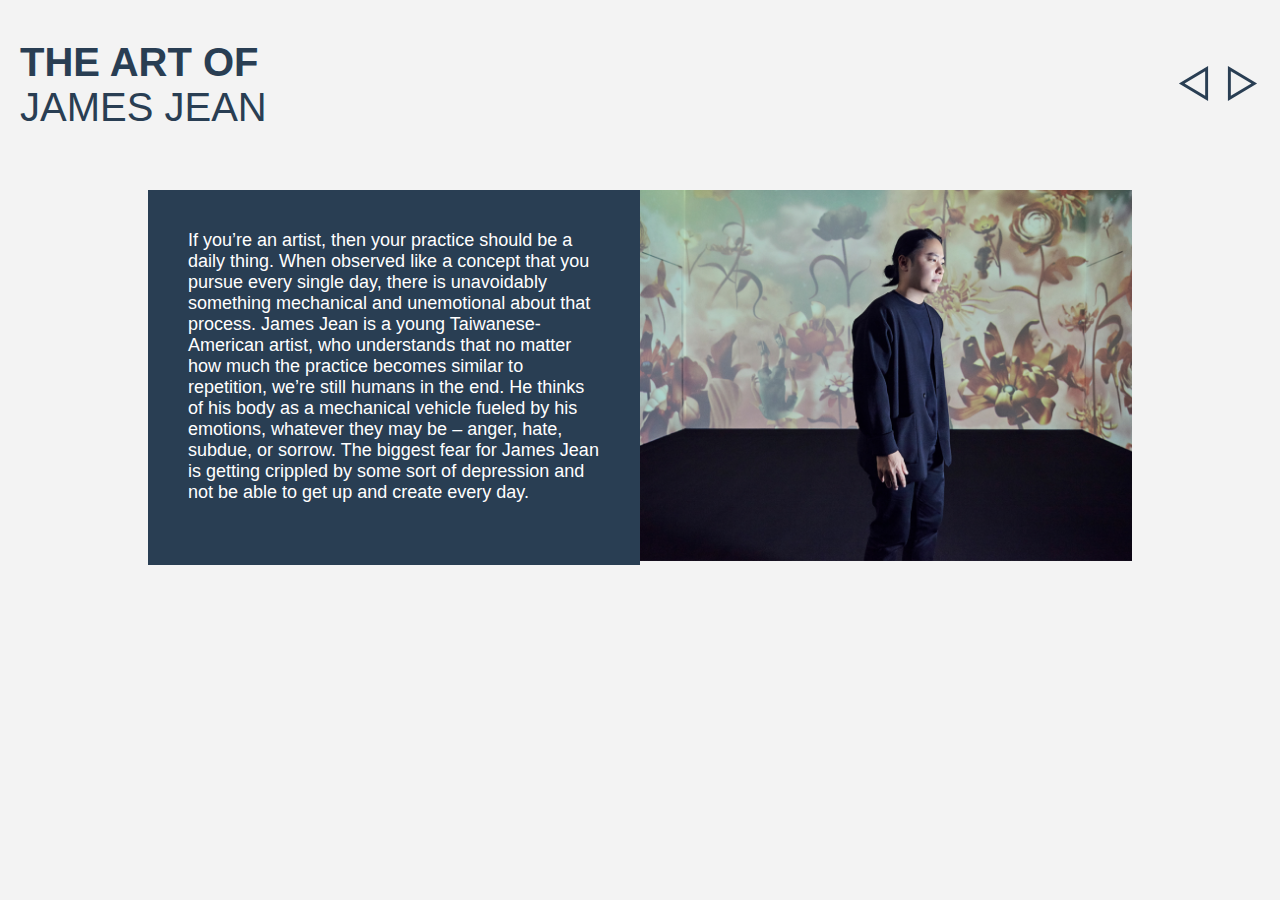
<file: index.html>
<!DOCTYPE html>
<html>
<head>
    <meta charset="utf-8">
    <meta name="viewport" content="width=device-width">
    <title>James Jean</title>
    <link href="css/style.css" rel="stylesheet">
</head>
<body>
    <header class="container">
        <h1>
            <span class="d-block">THE ART OF</span>
            <span class="d-block">JAMES JEAN</span>
        </h1>
        <div>
            <a href="p4.html"><img src="icons/triangle-1.svg" alt="icon"></a>
            
            <a href="p1.html"><img class="ms-2" src="icons/triangle-2.svg" alt="icon"></a>
            
        </div>
    </header>

    <section id="bio">
      <div class="two-cols">
        <p class="second_p">
           If you’re an artist, then your practice should be a daily thing. When observed like a concept that you pursue every single day, there is unavoidably something mechanical and unemotional about that process. James Jean is a young Taiwanese-American artist, who understands that no matter how much the practice becomes similar to repetition, we’re still humans in the end. He thinks of his body as a mechanical vehicle fueled by his emotions, whatever they may be – anger, hate, subdue, or sorrow. The biggest fear for James Jean is getting crippled by some sort of depression and not be able to get up and create every day.
        </p>
         <div class="home-img">
           <img class="jamesjean" src="img/jamesjean.png" alt="photo">
         </div>
      </div>
    </section>
</body>
</file>
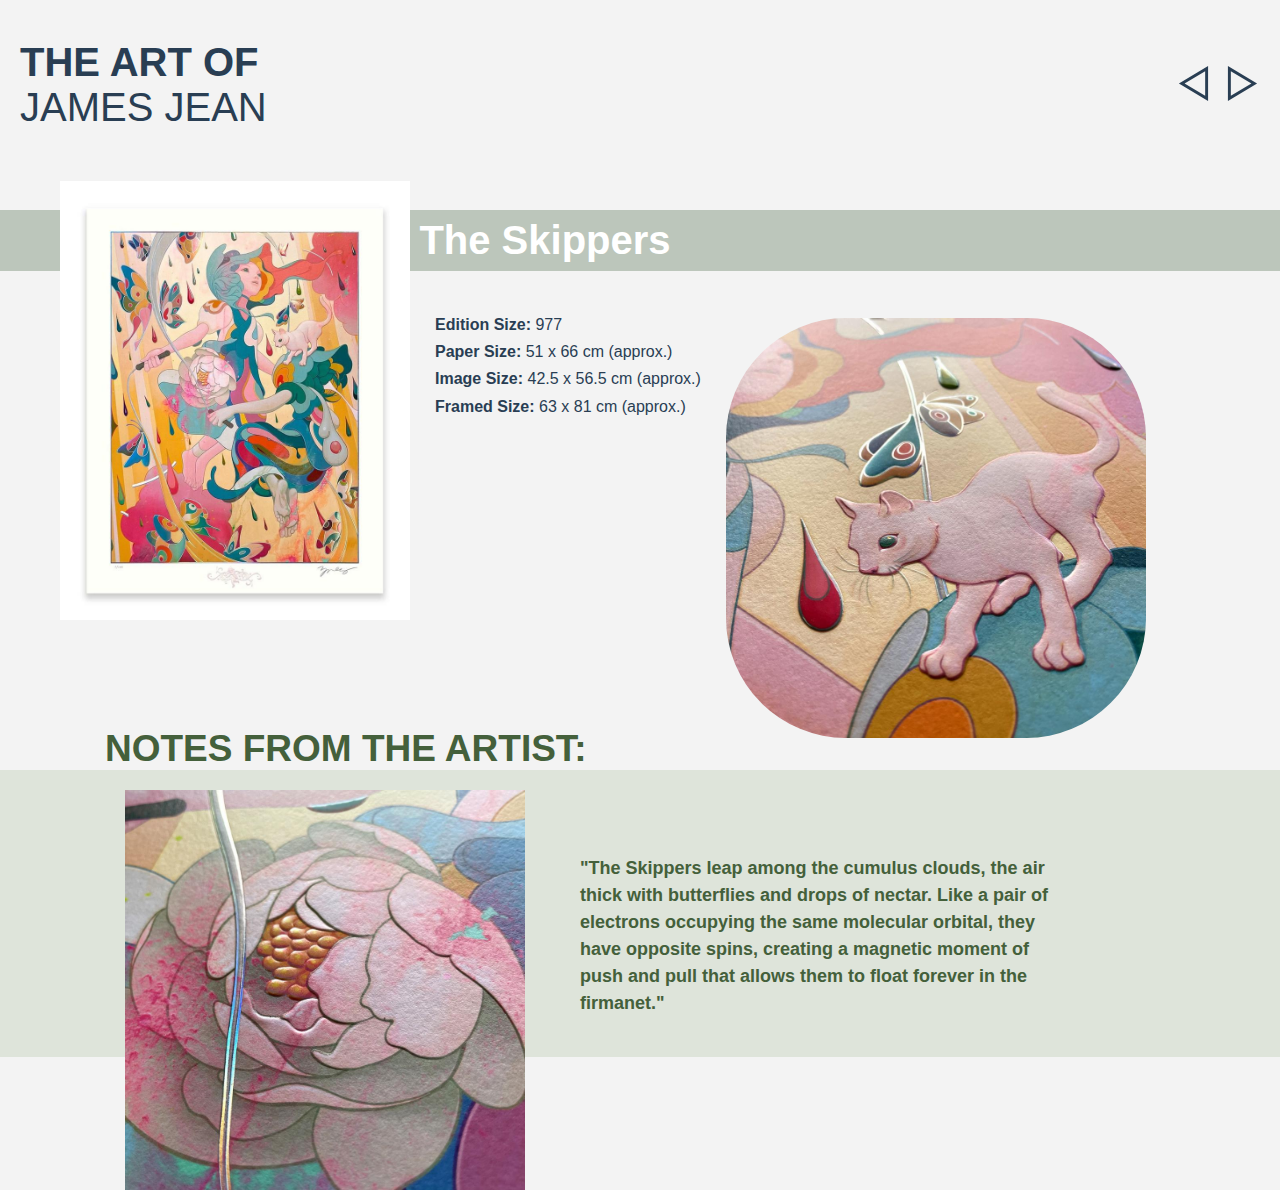
<file: p1.html>
<!DOCTYPE html>
<html>
  <head>
    <meta charset="utf-8">
    <meta name="viewport" content="width=device-width">
    <title>James Jean</title>
    <link href="css/style.css" rel="stylesheet">
</head>
<body>
    <header class="container">
        <h1>
            <span class="d-block">THE ART OF</span>
            <span class="d-block">JAMES JEAN</span>
        </h1>
        <div>
            <a href="index.html"><img src="icons/triangle-1.svg" alt="icon"></a>
            
            <a href="p2.html"><img class="ms-2" src="icons/triangle-2.svg" alt="icon"></a>
            
        </div>
    </header>

    <section id="first">
        <h2>
            <div>
                The Skippers
            </div>
        </h2>
        
        <div>
            <div>
                <img class="photo1" src="img/photo1.jpg" alt="picture">
            </div>
    
            <div>
                <ul>
                    <li><b>Edition Size:</b> 977</li>
                    <li><b>Paper Size:</b> 51 x 66 cm (approx.)</li>
                    <li><b>Image Size:</b> 42.5 x 56.5 cm (approx.)</li>
                    <li><b>Framed Size:</b> 63 x 81 cm (approx.)</li>
                </ul>
            </div>
            <img class="d-block photo2" style="width: 100%;" src="img/photo3.jpg" alt="photo">
        </div>
    </section>
    
    <section id="third">
        <h2>NOTES FROM THE ARTIST:</h2>
        <div>
            <div style="position: relative;">
                <img class="d-block photo3" src="img/photo2.jpg" alt="photo">
                <span></span>
                <p class="third_p">
                    "The Skippers leap among the cumulus clouds, the air thick with butterflies and drops of nectar. Like a pair of electrons occupying the same molecular orbital, they have opposite spins, creating a magnetic moment of push and pull that allows them to float forever in the firmanet."
                </p>
            </div>
        </div>
    </section>
</body>
</html>
</file>
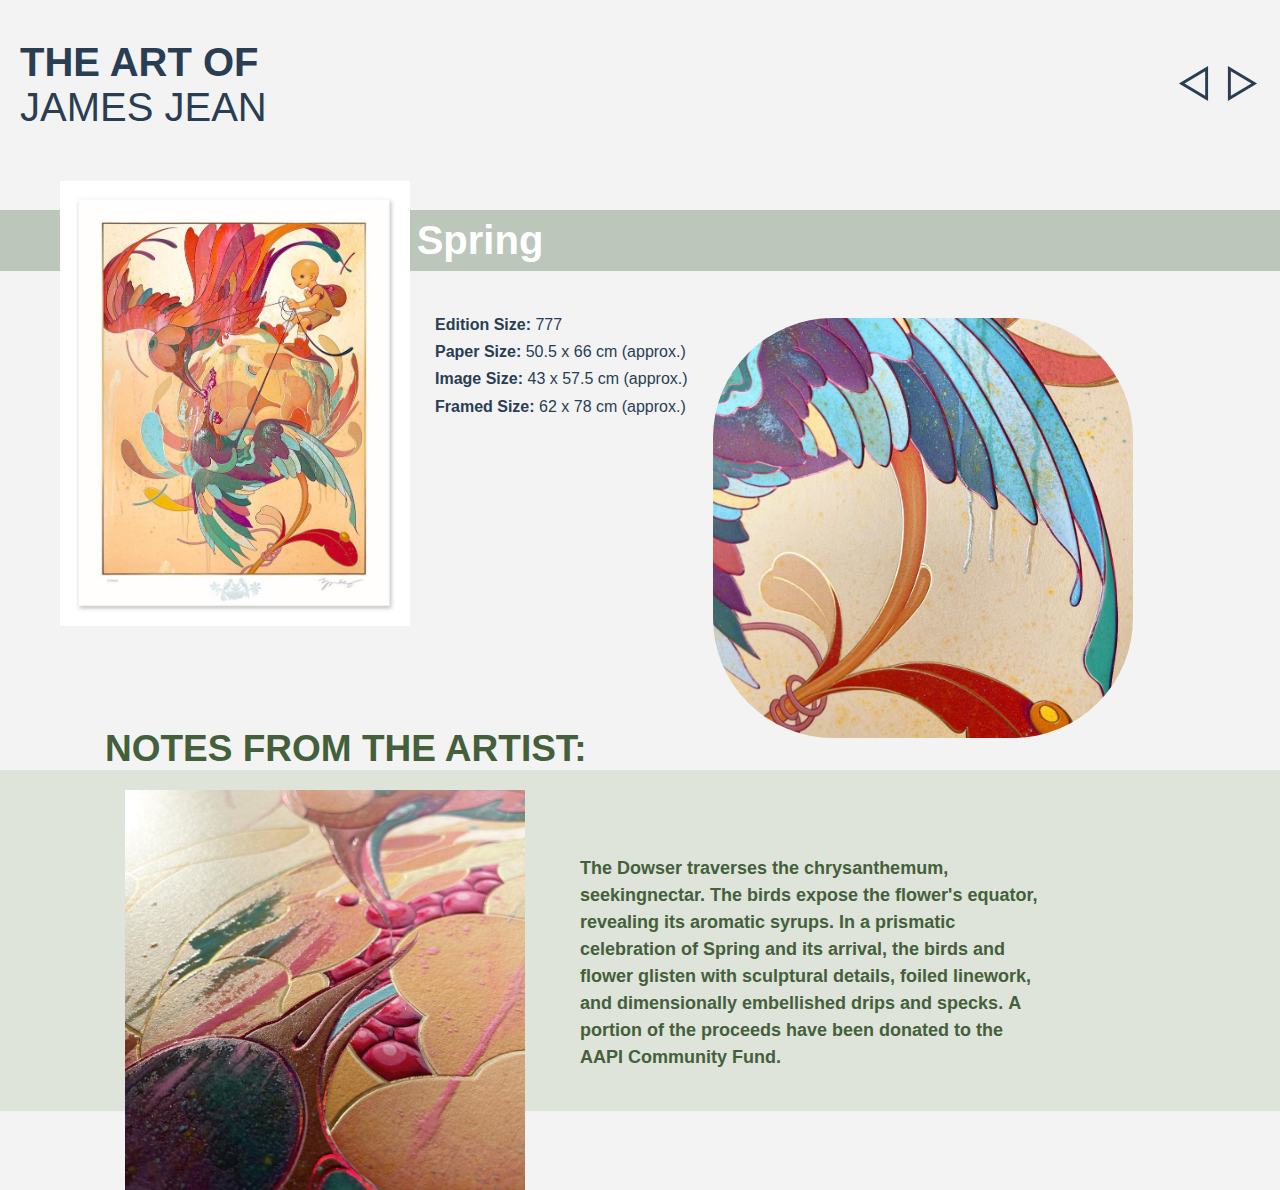
<file: p2.html>
<!DOCTYPE html>
<html>
  <head>
    <meta charset="utf-8">
    <meta name="viewport" content="width=device-width">
    <title>James Jean</title>
    <link href="css/style.css" rel="stylesheet">
</head>
<body>
    <header class="container">
        <h1>
            <span class="d-block">THE ART OF</span>
            <span class="d-block">JAMES JEAN</span>
        </h1>
        <div>
            <a href="p1.html"><img src="icons/triangle-1.svg" alt="icon"></a>
            
            <a href="p3.html"><img class="ms-2" src="icons/triangle-2.svg" alt="icon"></a>
            
        </div>
    </header>

    <section id="first">
        <h2>
            <div class="spring">
                Spring
            </div>
        </h2>
        <div>
            <div>
                <img class="photo1" src="img/photo4.jpg" alt="picture">
            </div>
    
            <div>
                <ul>
                    <li><b>Edition Size:</b> 777</li>
                    <li><b>Paper Size:</b> 50.5 x 66 cm (approx.)</li>
                    <li><b>Image Size:</b> 43 x 57.5 cm (approx.)</li>
                    <li><b>Framed Size:</b> 62 x 78 cm (approx.)</li>
                </ul>
            </div>
            <img style="width: 100%;" src="img/photo5.jpg" alt="photo" class="d-block photo2">
        </div>
    </section>
    <section id="third">
        <h2>NOTES FROM THE ARTIST:</h2>
        <div>
            <div style="position: relative;">
                <img class="d-block photo3" src="img/photo6.jpg" alt="photo">
                <span></span>
                <p class="third_p">
                    <b>The Dowser traverses the chrysanthemum, seekingnectar. The birds expose the flower's equator, revealing its aromatic syrups. In a prismatic celebration of Spring and its arrival, the birds and flower glisten with sculptural details, foiled linework, and dimensionally embellished drips and specks.</b>

                    <b>A portion of the proceeds have been donated to the AAPI Community Fund.</b>

                </p>
            </div>
        </div>
    </section>
</body>
</html>
</file>
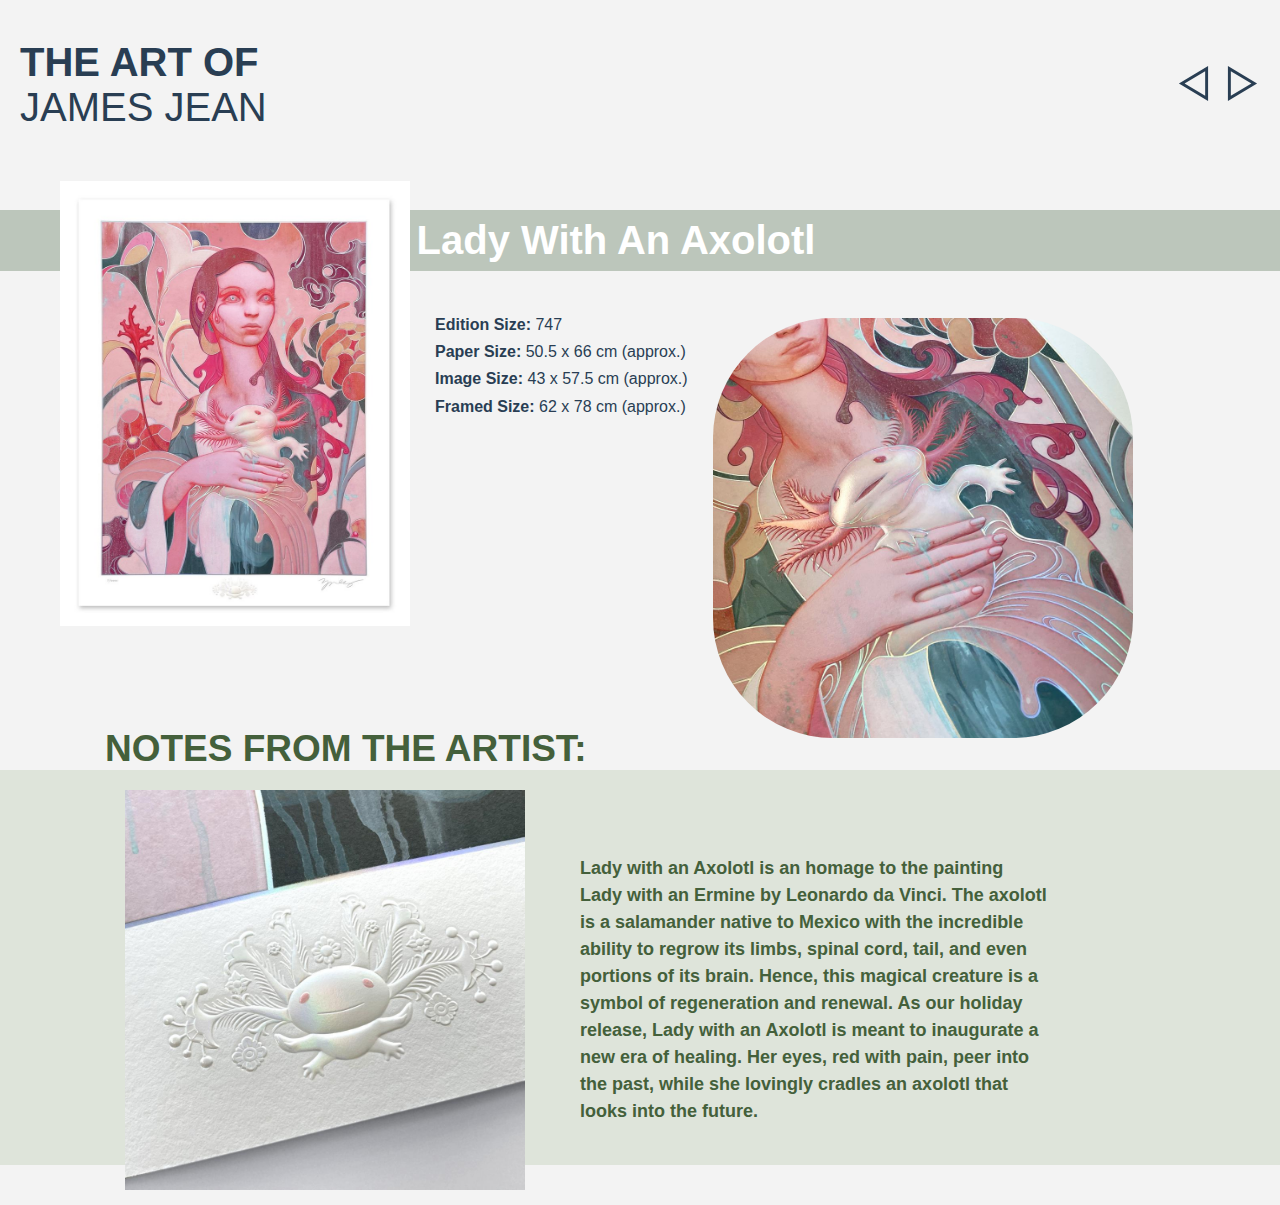
<file: p3.html>
<!DOCTYPE html>
<html>
  <head>
    <meta charset="utf-8">
    <meta name="viewport" content="width=device-width">
    <title>James Jean</title>
    <link href="css/style.css" rel="stylesheet">
</head>
<body>
    <header class="container">
        <h1>
            <span class="d-block">THE ART OF</span>
            <span class="d-block">JAMES JEAN</span>
        </h1>
        <div>
            <a href="p2.html"><img src="icons/triangle-1.svg" alt="icon"></a>
            
            <a href="p4.html"><img class="ms-2" src="icons/triangle-2.svg" alt="icon"></a>
            
        </div>
    </header>

    <section id="first">
        <h2>
            <div class="axo">
                Lady With An Axolotl
            </div>
        </h2>
        <div>
            <div>
                <img class="photo1" src="img/photo7.jpg" alt="picture">
            </div>
    
            <div>
                <ul>
                    <li><b>Edition Size:</b> 747</li>
                    <li><b>Paper Size:</b> 50.5 x 66 cm (approx.)</li>
                    <li><b>Image Size:</b> 43 x 57.5 cm (approx.)</li>
                    <li><b>Framed Size:</b> 62 x 78 cm (approx.)</li>
                </ul>
            </div>
            <img style="width: 100%;" src="img/photo8.jpg" alt="photo" class="d-block photo2">
        </div>
    </section>
    <section id="third">
        <h2>NOTES FROM THE ARTIST:</h2>
        <div>
            <div style="position: relative;">
                <img class="d-block photo3" src="img/photo9.jpg" alt="photo">
                <span></span>
                <p class="third_p">
                    Lady with an Axolotl is an homage to the painting Lady with an Ermine by Leonardo da Vinci. The axolotl is a salamander native to Mexico with the incredible ability to regrow its limbs, spinal cord, tail, and even portions of its brain. Hence, this magical creature is a symbol of regeneration and renewal. As our holiday release, Lady with an Axolotl is meant to inaugurate a new era of healing. Her eyes, red with pain, peer into the past, while she lovingly cradles an axolotl that looks into the future.
                </p>
            </div>
        </div>
    </section>
</body>
</html>
</file>
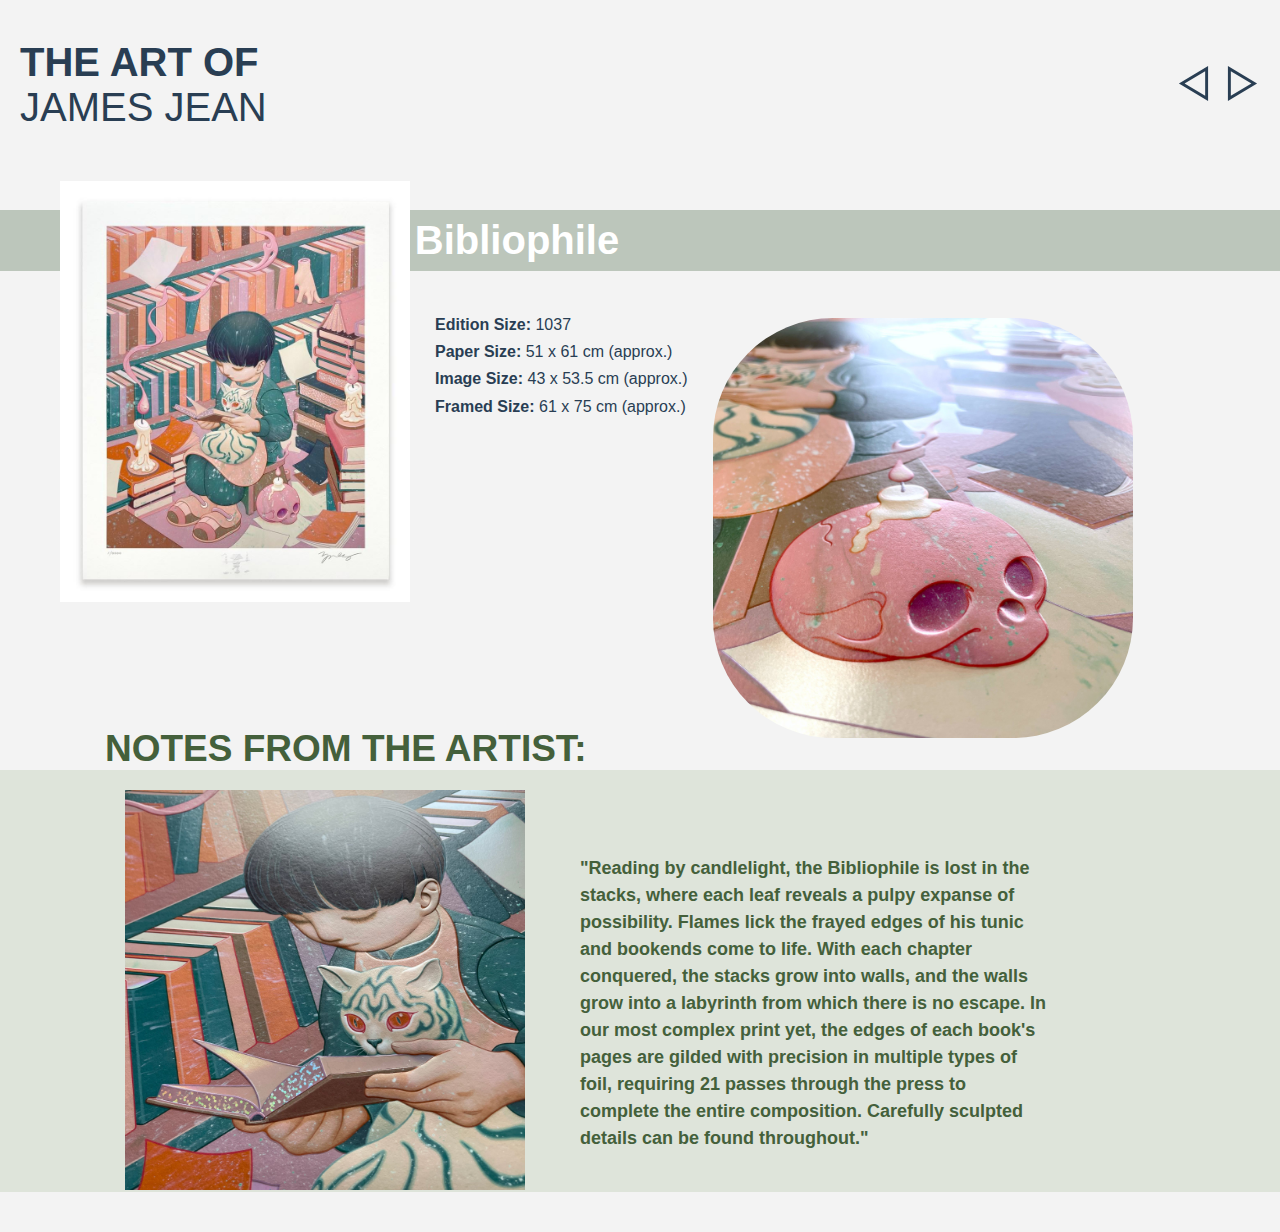
<file: p4.html>
<!DOCTYPE html>
<html>
  <head>
    <meta charset="utf-8">
    <meta name="viewport" content="width=device-width">
    <title>James Jean</title>
    <link href="css/style.css" rel="stylesheet">
</head>
<body>
    <header class="container">
        <h1>
            <span class="d-block">THE ART OF</span>
            <span class="d-block">JAMES JEAN</span>
        </h1>
        <div>
            <a href="p3.html"><img src="icons/triangle-1.svg" alt="icon"></a>
            
            <a href="index.html"><img class="ms-2" src="icons/triangle-2.svg" alt="icon"></a>
            
        </div>
    </header>

    <section id="first">
        <h2>
            <div class="biblio">
                Bibliophile
            </div>
        </h2>
        <div>
            <div>
                <img class="photo1" src="img/photo10.jpg" alt="picture">
            </div>
    
            <div>
                <ul>
                    <li><b>Edition Size:</b> 1037</li>
                    <li><b>Paper Size:</b> 51 x 61 cm (approx.)</li>
                    <li><b>Image Size:</b> 43 x 53.5 cm (approx.)</li>
                    <li><b>Framed Size:</b> 61 x 75 cm (approx.)</li>
                </ul>
            </div>
            <img style="width: 100%;" src="img/photo11.jpg" alt="photo" class="d-block photo2">
        </div>
    </section>
    <section id="third">
        <h2>NOTES FROM THE ARTIST:</h2>
        <div>
            <div style="position: relative;">
                <img class="d-block photo3" src="img/photo12.jpg" alt="photo">
                <span></span>
                <p class="third_p">
                    "Reading by candlelight, the Bibliophile is lost in the stacks, where each leaf reveals a pulpy expanse of possibility. Flames lick the frayed edges of his tunic and bookends come to life. With each chapter conquered, the stacks grow into walls, and the walls grow into a labyrinth from which there is no escape. In our most complex print yet, the edges of each book's pages are gilded with precision in multiple types of foil, requiring 21 passes through the press to complete the entire composition. Carefully sculpted details can be found throughout."
                </p>
            </div>
        </div>
    </section>
</body>
</html>
</file>
<file: css/style.css>
*{
    margin: 0;
    padding: 0;
    list-style: none;
    box-sizing: border-box;
}

body{
    font-family: 'Poppins', sans-serif; 
    background: #F3F3F3;
}

/* utility classes */

.d-block{
    display: block;
}
.container{
    max-width: 1400px;
    margin-left: auto;
    margin-right: auto;
}
.ms-2{
    margin-left: 10px;
}
h2{
    font-size: 30px;
}

.axo {
  position: relative;
  right: 24px !important;
}

.spring {
  position: relative;
  right: 160px !important;
}

.biblio {
  position: relative;
  right: 123px !important;
}

/* header */

header{
    display: flex;
    align-items: center;
    justify-content: space-between;
    padding: 20px;
    margin-bottom: 20px;
    margin-top: 20px;
}

header h1{
    font-family: 'Josefin Sans', sans-serif;
    color: #293E53;
    font-size: 40px;
}
header h1 span:last-child{
    font-weight: 100;
}

/* first section */

#first h2{
    text-align: center;
    font-size: 40px;
}

#first h2 div {
    position: relative;
    right: 95px;
}

#first{
    padding: 40px 0;
}
#first > div{
    display: flex;
    align-items: flex-start;
    margin: 0 auto;
    max-width: 1200px;
    gap: 25px;
    padding: 20px;
    margin-bottom: -50px;
}
#first h2 {
    background: #BCC6BB;
    color: #fff;
    padding: 8px 10px;
    margin-bottom: 20px;
}
#first ul {
    line-height: 1.7;
    color: #293E53;
}

/* second section */

.photo2{
    border-radius: 120px;
    margin-bottom: -60px;
    margin-top: 7px;
    max-width: 420px;
}

/* third section */
#third{
    padding: 40px 0;
}

#third h2{
    color: #44603B;
    margin: 0 auto;
    max-width: 1070px;
    font-size: 37px;
}

#third>div{
    background: #DEE4DA;
}
#third > div >div{
    max-width: 1030px;
    margin: auto;
    display: grid;
    grid-template-columns:400px 600px;
    gap: 30px;
    line-height: 1.5;
    color: #44603B;
    align-items: flex-start;
    padding: 40px 25px;
}
#third > div p{
    font-weight: 600;
}
.photo3{
    max-width: 400px;margin: auto;width: 100%;position: absolute;top: 20px;
}
.photo1{
    width: 100%;max-width: 350px; margin-top: -130px;position: relative;
}
.third_p{
    margin-top: 45px;max-width: 469px;
                font-size: 18px;
}

/* index section */

.two-cols {
min-height: 100px;
min-width: 600px;
display: grid;
grid-template-columns: 50% 50%;
grid-gap: 50px;
}

.second_p{
  background-color: #293E53;
  padding: 40px;
  min-height:100px;
  color: #fff;
  font-size: 18px;
}

.home-img {
  flex:1;
}

img.jamesjean{
  width: 100%;
  min-height:100px;
  margin-left: -50px;
}
  
#bio {
    padding: 20px;
    width: 80%;
    margin: 0 auto;
}
@import url('https://fonts.googleapis.com/css2?family=Josefin+Sans:ital,wght@0,400;0,500;0,600;0,700;1,300;1,400;1,500;1,600;1,700&display=swap');
/* font-family: 'Josefin Sans', sans-serif; */
@import url('https://fonts.googleapis.com/css2?family=Josefin+Sans:ital,wght@0,400;0,500;0,600;0,700;1,300;1,400;1,500;1,600;1,700&family=Poppins:ital,wght@0,100;0,200;0,300;0,400;0,500;0,600;0,700;0,800;0,900;1,100;1,200;1,300;1,400;1,500;1,600;1,700;1,800;1,900&display=swap');
/* font-family: 'Poppins', sans-serif; */
</file>
